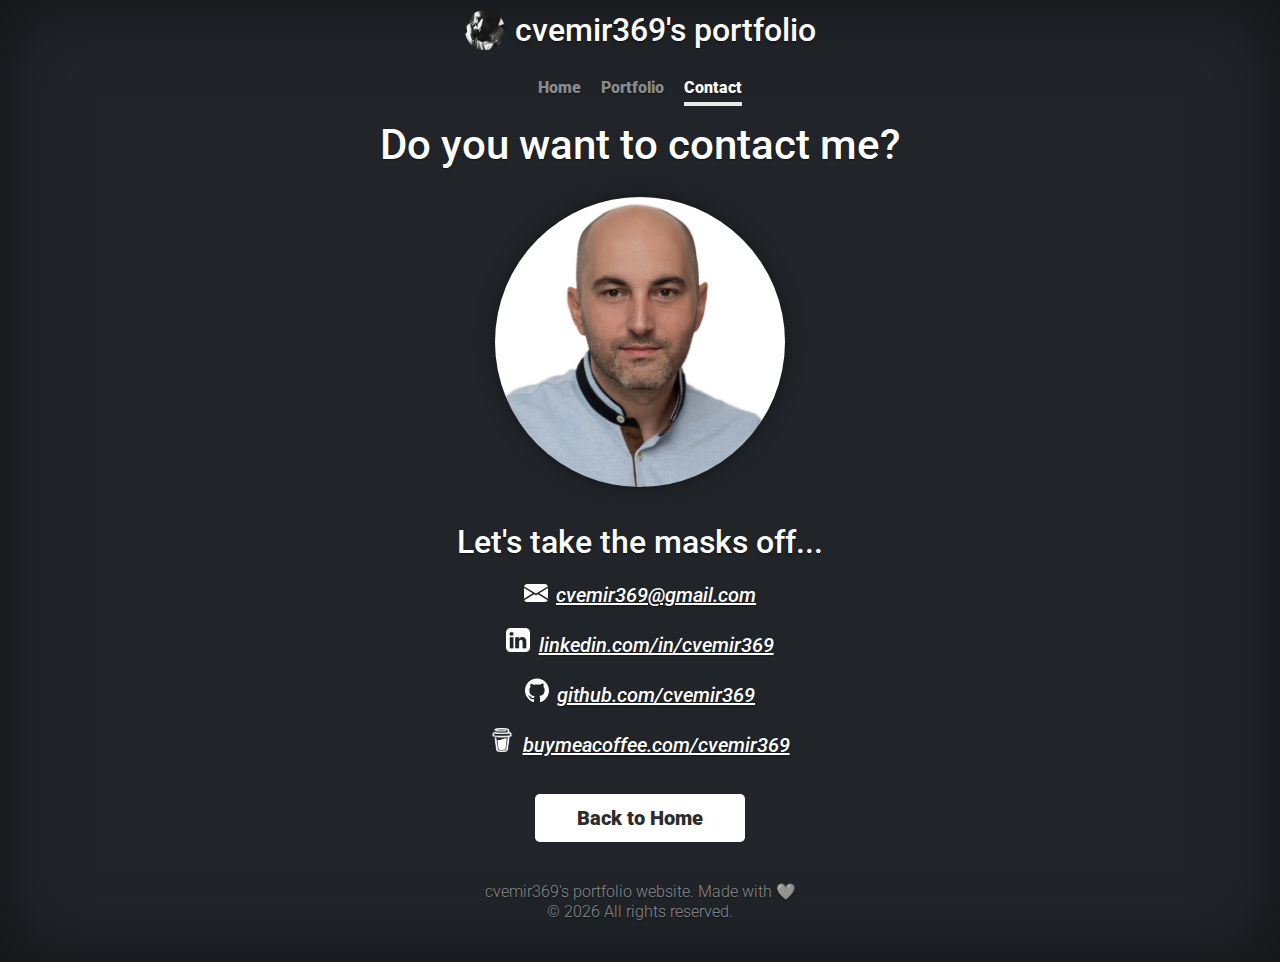
<file: contact.html>
<!DOCTYPE html>
<html lang="en">
  <head>
    <meta charset="utf-8" />
    <meta name="viewport" content="width=device-width, initial-scale=1" />
    <meta name="description" content="Miroslav Cvetković's portfolio" />
    <meta name="author" content="Miroslav Cvetković" />
    <title>cvemir369's portfolio</title>
    <link rel="shortcut icon" type="image/x-icon" href="images/favicon.ico?" />
    <link href="css/glightbox.css" rel="stylesheet" />
    <link href="css/main.css" rel="stylesheet" />
    <style>
      @import url("https://fonts.googleapis.com/css2?family=Roboto:wght@100;300;400;500;700;900&display=swap");
    </style>
  </head>

  <body>
    <div class="body-container">
      <div>
        <header>
          <div class="header-top">
            <img src="images/profile-mask.jpg" alt="Photo of Miroslav" />
            <h2>cvemir369's portfolio</h2>
          </div>
          <nav class="navbar">
            <a class="nav-link" href="index.html">Home</a>
            <a class="nav-link" href="portfolio.html">Portfolio</a>
            <a class="nav-link active" aria-current="page" href="contact.html"
            >Contact</a
            >
          </nav>
        </header>
      </div>
      <section>
        <h1 id="contact">Do you want to contact me?</h1>
        <div class="contact-photo">
          <img
            src="images/profile-header.jpg"
            alt="Photo of Miroslav Cvetković"
          />
        </div>
        <h2>Let's take the masks off...</h2>
        <address>
          <h5>
            <img src="images/envelope-fill.svg" alt="envelope icon" />
            <a href="mailto:cvemir369@gmail.com"
              ><u><i>cvemir369@gmail.com</i></u></a
            >
          </h5>
          <h5>
            <img src="images/linkedin-logo.png" alt="github icon" />
            <a href="https://www.linkedin.com/in/cvemir369/"
              ><u><i>linkedin.com/in/cvemir369</i></u></a
            >
          </h5>
          <h5>
            <img src="images/github.svg" alt="github icon" />
            <a href="https://github.com/cvemir369"
              ><u><i>github.com/cvemir369</i></u></a
            >
          </h5>
          <h5>
            <img src="images/bmc-logo.png" alt="buymeacoffee icon" />
            <a href="https://www.buymeacoffee.com/cvemir369"
              ><u><i>buymeacoffee.com/cvemir369</i></u></a
            >
          </h5>
        </address>
      </section>
      <div class="btn-group">
        <p><a href="index.html" class="btn">Back to Home</a></p>
      </div>
      <div>
        <!-- Footer Section -->
      <footer>
  <p>
    cvemir369's portfolio website. Made with 🩶
  </p>
  <p>© <span id="current-year"></span> All rights reserved.</p>
</footer>
    </div>

    <!-- Scripts -->
<script>
  const currentYear = new Date().getFullYear(); document.getElementById('current-year').textContent = currentYear;
</script>
    <script src="js/glightbox.min.js"></script>
    <script>
      var lightboxVideo = GLightbox({
        selector: ".glightbox3",
      });
    </script>
  </body>
</html>
</file>
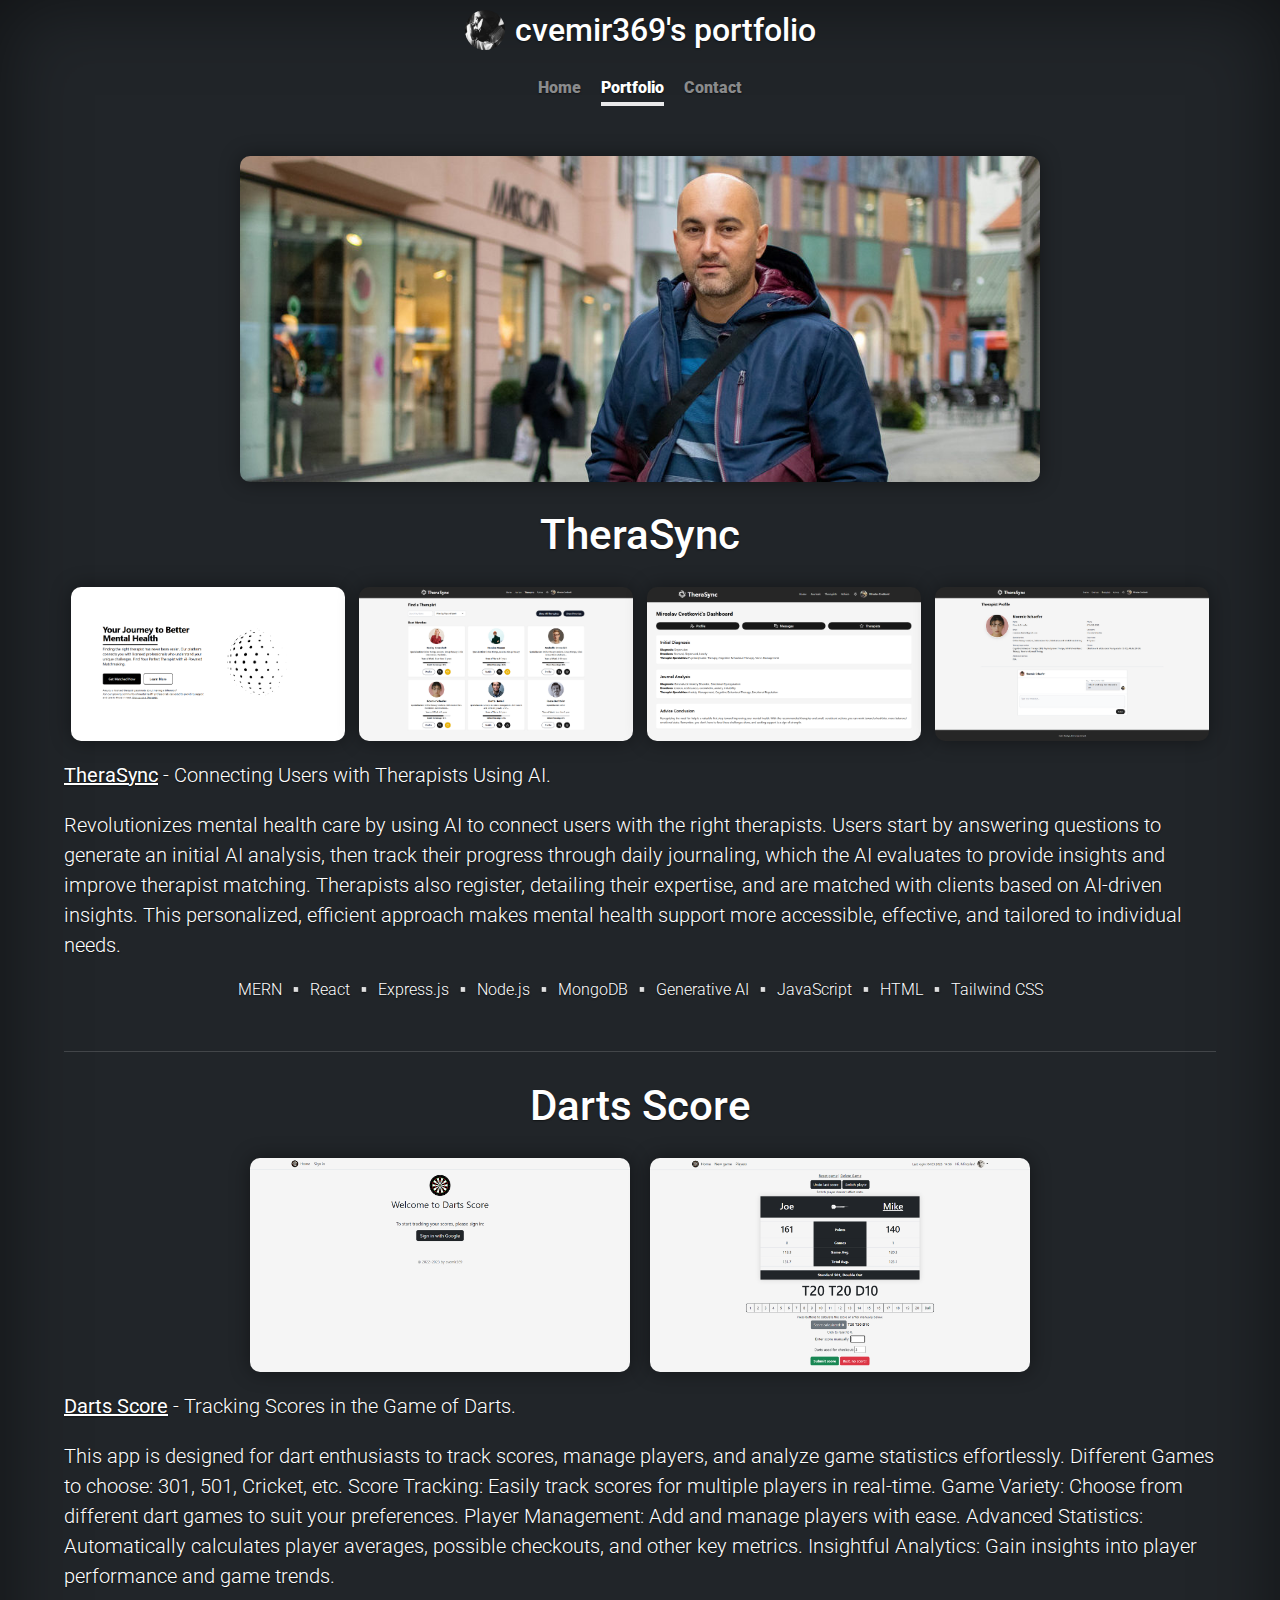
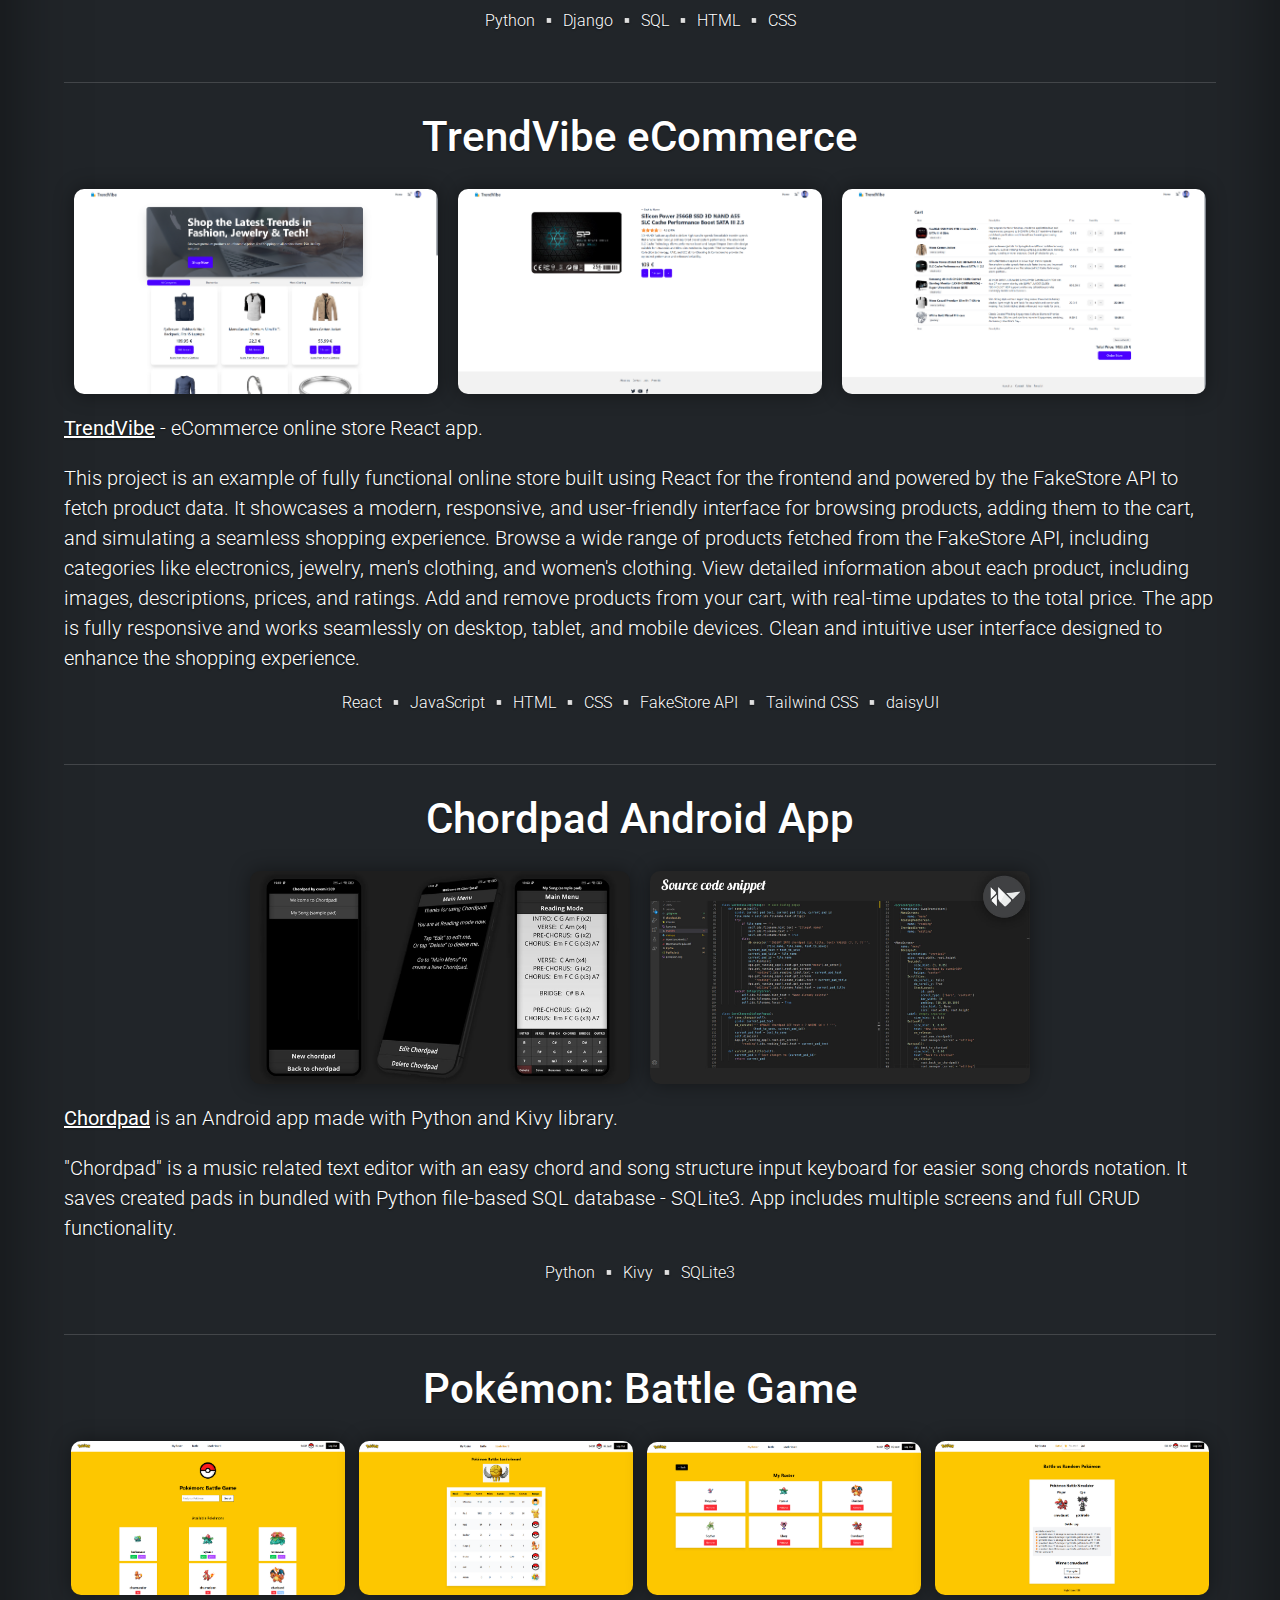
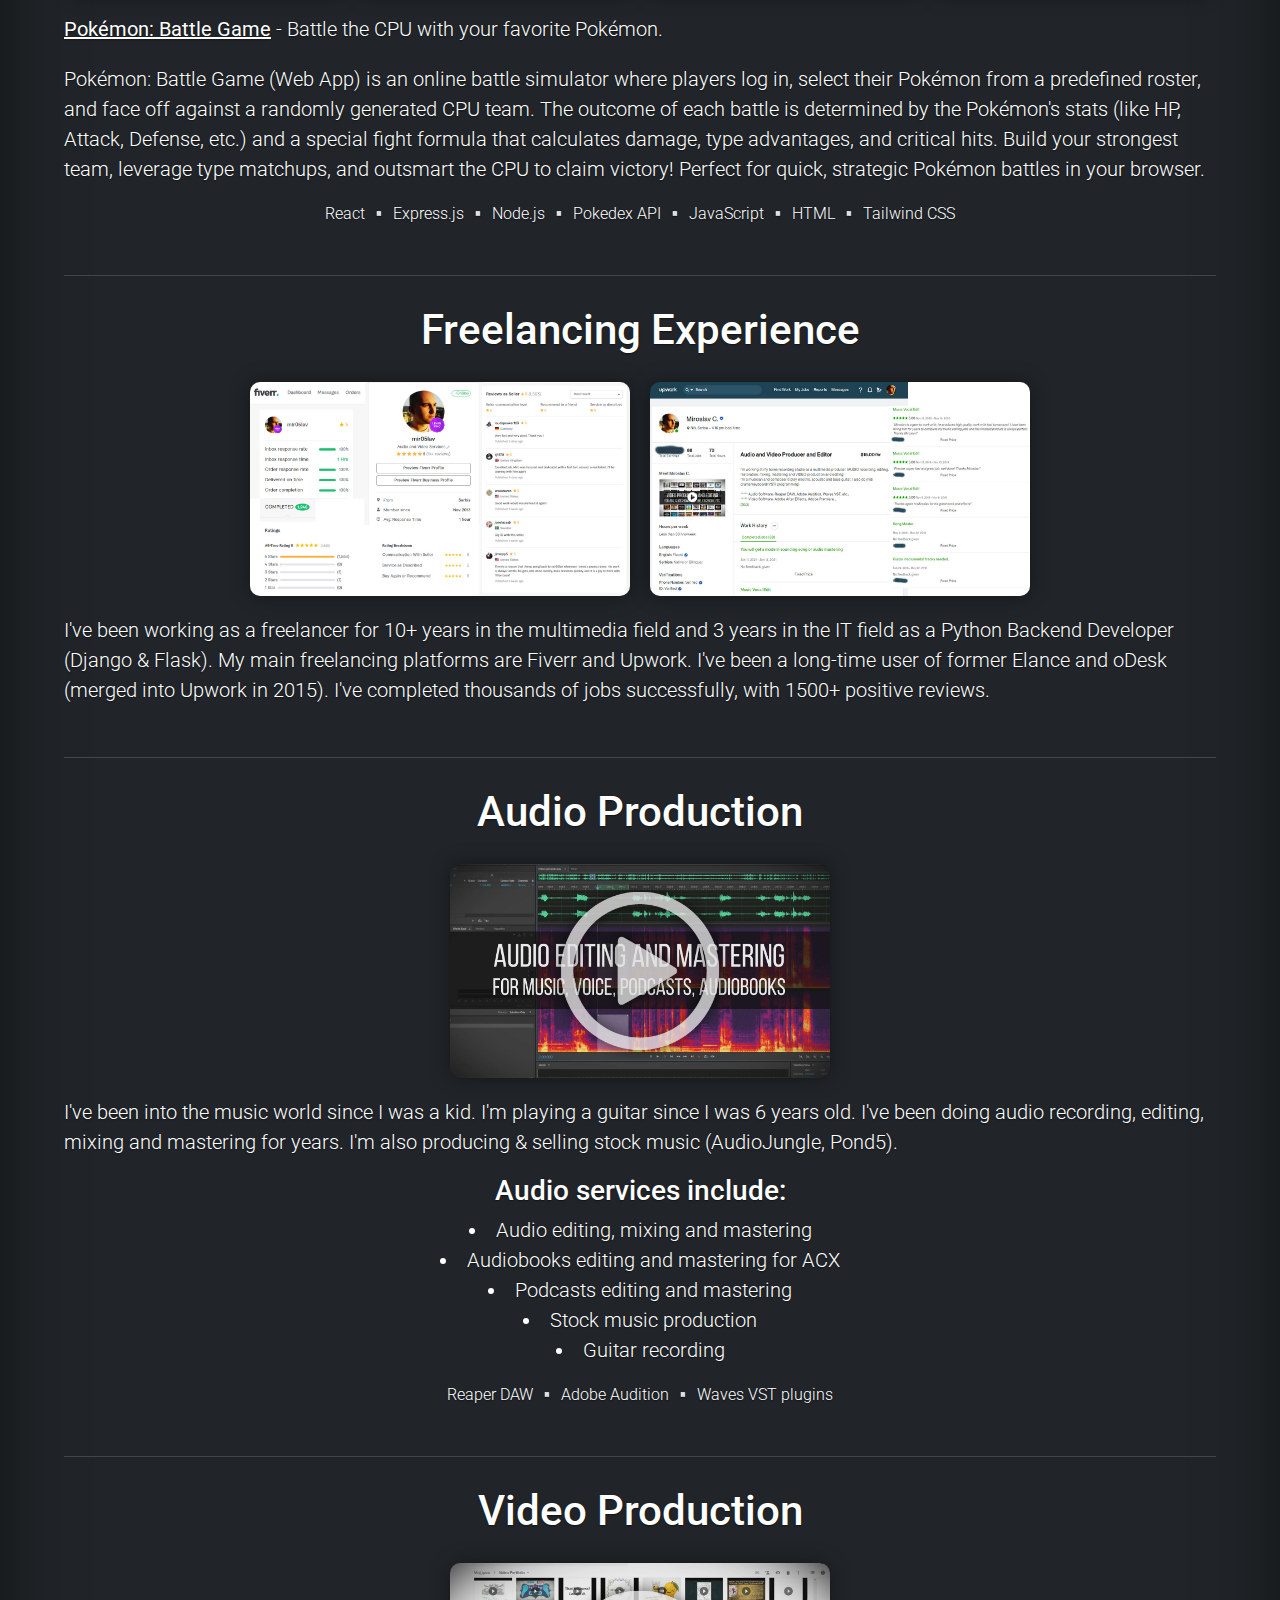
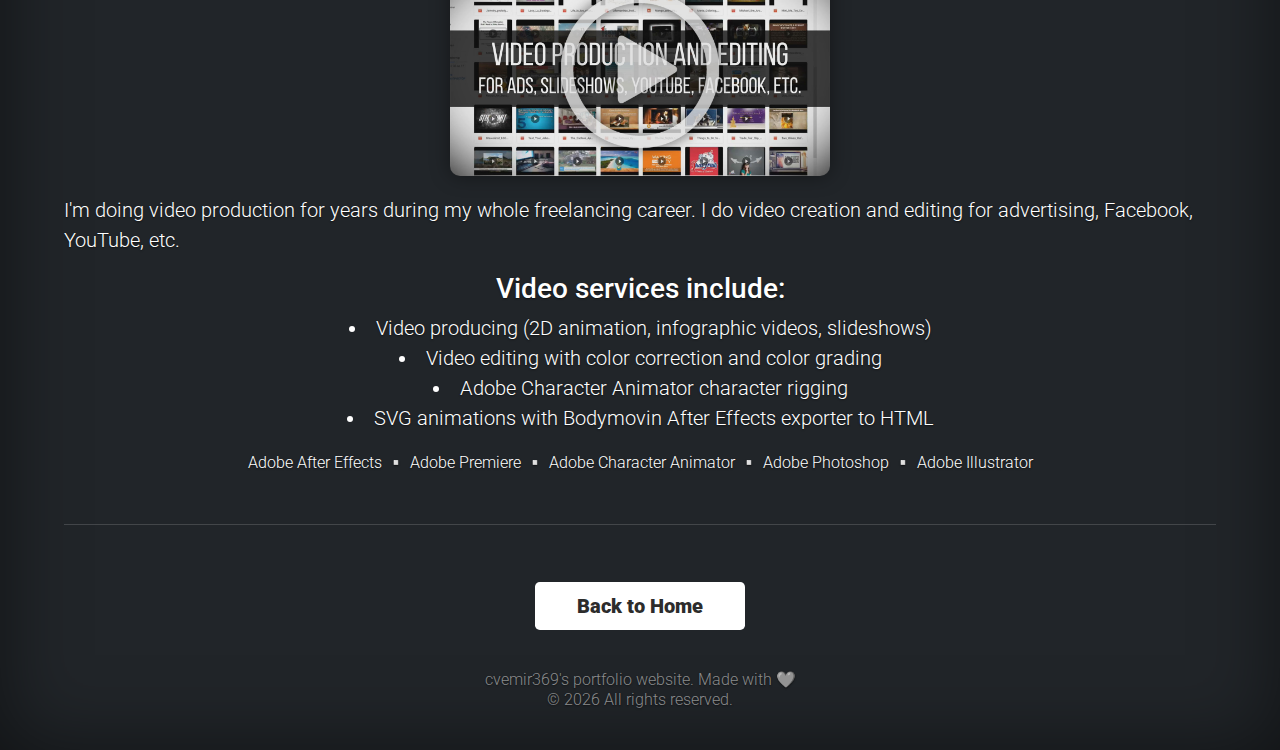
<file: portfolio.html>
<!DOCTYPE html>
<html lang="en">
  <head>
    <meta charset="utf-8" />
    <meta name="viewport" content="width=device-width, initial-scale=1" />
    <meta name="description" content="Miroslav Cvetković's portfolio" />
    <meta name="author" content="Miroslav Cvetković" />
    <title>cvemir369's portfolio</title>
    <link rel="shortcut icon" type="image/x-icon" href="images/favicon.ico?" />
    <link href="css/glightbox.css" rel="stylesheet" />
    <link href="css/main.css" rel="stylesheet" />
    <style>
      @import url("https://fonts.googleapis.com/css2?family=Roboto:wght@100;300;400;500;700;900&display=swap");
    </style>
  </head>

  <body>
    <div class="body-container">
      <section id="portfolio">
        <div>
          <header>
            <div class="header-top">
              <img src="images/profile-mask.jpg" alt="Photo of Miroslav" />
              <h2>cvemir369's portfolio</h2>
            </div>
            <nav class="navbar">
              <a class="nav-link" href="index.html">Home</a>
              <a class="nav-link active" aria-current="page" href="#portfolio"
                >Portfolio</a
              >
              <a class="nav-link" href="contact.html">Contact</a>
            </nav>
          </header>
        </div>
        <div class="main-img">
          <img src="images/home2.jpg" alt="Photo of Miroslav Cvetković" />
        </div>
      </section>
      <section>
        <h1>TheraSync</h1>
        <div class="pimg-container">
          <div class="pimg">
            <a
              class="glightbox3"
              data-gallery="gallery"
              href="images/therasync_1.png"
            >
              <img
                class="zoomable"
                src="images/therasync_1.png"
                alt="TheraSync App #1"
              />
            </a>
          </div>
          <div class="pimg">
            <a
              class="glightbox3"
              data-gallery="gallery"
              href="images/therasync_2.png"
            >
              <img
                class="zoomable"
                src="images/therasync_2.png"
                alt="TheraSync App #2"
              />
            </a>
          </div>
          <div class="pimg">
            <a
              class="glightbox3"
              data-gallery="gallery"
              href="images/therasync_3.png"
            >
              <img
                class="zoomable"
                src="images/therasync_3.png"
                alt="TheraSync App #3"
              />
            </a>
          </div>
          <div class="pimg">
            <a
              class="glightbox3"
              data-gallery="gallery"
              href="images/therasync_4.png"
            >
              <img
                class="zoomable"
                src="images/therasync_4.png"
                alt="TheraSync App #4"
              />
            </a>
          </div>
        </div>
        <div class="portfolio-list-db">
          <p>
            <a
              style="text-decoration: underline"
              href="https://therasync.onrender.com/"
              ><b>TheraSync</b></a
            >
             - Connecting Users with Therapists Using AI.
          </p>

          <p>
            Revolutionizes mental health care by using AI to connect users with the right therapists. Users start by answering questions to generate an initial AI analysis, then track their progress through daily journaling, which the AI evaluates to provide insights and improve therapist matching. Therapists also register, detailing their expertise, and are matched with clients based on AI-driven insights. This personalized, efficient approach makes mental health support more accessible, effective, and tailored to individual needs.
          </p>
          <div class="tech-stack">
            MERN ▫️ React ▫️ Express.js ▫️ Node.js ▫️ MongoDB ▫️ Generative AI ▫️ JavaScript ▫️ HTML ▫️ Tailwind CSS
          </div>
        </div>
      </section><hr>
      <section>
        <h1>Darts Score</h1>
        <div class="pimg-container">
          <div class="pimg">
            <a
              class="glightbox3"
              data-gallery="gallery"
              href="images/django_1.png"
            >
              <img
                class="zoomable"
                src="images/django_1.png"
                alt="Dart Score Django App #1"
              />
            </a>
          </div>
          <div class="pimg">
            <a
              class="glightbox3"
              data-gallery="gallery"
              href="images/django_2.png"
            >
              <img
                class="zoomable"
                src="images/django_2.png"
                alt="Dart Score Django App #2"
              />
            </a>
          </div>
        </div>
        <div class="portfolio-list-db">
          <p>
            <a
              style="text-decoration: underline"
              href="https://github.com/cvemir369/DartsScore"
              ><strong>Darts Score</strong></a
            >
             - Tracking Scores in the Game of
            Darts.
          </p>
          <p>
            This app is designed for dart enthusiasts to track scores, manage players, and analyze game statistics effortlessly. Different Games to choose: 301, 501, Cricket, etc. Score Tracking: Easily track scores for multiple players in real-time. Game Variety: Choose from different dart games to suit your preferences. Player Management: Add and manage players with ease. Advanced Statistics: Automatically calculates player averages, possible checkouts, and other key metrics. Insightful Analytics: Gain insights into player performance and game trends.
          </p>
          <div class="tech-stack">
            Python ▫️ Django ▫️ SQL ▫️ HTML ▫️ CSS
          </div>
        </div>
      </section><hr>

      <section>
        <h1>TrendVibe eCommerce</h1>
        <div class="pimg-container">
          <div class="pimg">
            <a
              class="glightbox3"
              data-gallery="gallery"
              href="images/trendvibe1.png"
            >
              <img
                class="zoomable"
                src="images/trendvibe1.png"
                alt="TrendVibe App #1"
              />
            </a>
          </div>

          <div class="pimg">
            <a
              class="glightbox3"
              data-gallery="gallery"
              href="images/trendvibe2.png"
            >
              <img
                class="zoomable"
                src="images/trendvibe2.png"
                alt="TrendVibe App #2"
              />
            </a>
          </div>

          <div class="pimg">
            <a
              class="glightbox3"
              data-gallery="gallery"
              href="images/trendvibe3.png"
            >
              <img
                class="zoomable"
                src="images/trendvibe3.png"
                alt="TrendVibe App #3"
              />
            </a>
          </div>
        </div>

        <div class="portfolio-list-db">
          <p>
            <a
              style="text-decoration: underline"
              href="https://trendvibe-zr5b.onrender.com/"
              ><b>TrendVibe</b></a
            >
            - eCommerce online store React app.
          </p>
          <p>
            This project is an example of fully functional online store built using React for the frontend and powered by the FakeStore API to fetch product data. It showcases a modern, responsive, and user-friendly interface for browsing products, adding them to the cart, and simulating a seamless shopping experience.
            Browse a wide range of products fetched from the FakeStore API, including categories like electronics, jewelry, men's clothing, and women's clothing.
            View detailed information about each product, including images, descriptions, prices, and ratings.
            Add and remove products from your cart, with real-time updates to the total price.
            The app is fully responsive and works seamlessly on desktop, tablet, and mobile devices.
            Clean and intuitive user interface designed to enhance the shopping experience.
          </p>
          <div class="tech-stack">
            React ▫️ JavaScript ▫️ HTML ▫️ CSS ▫️ FakeStore API ▫️ Tailwind CSS ▫️ daisyUI
          </div>
        </div>
      </section><hr>

      <section>
        <h1>Chordpad Android App</h1>
        <div class="pimg-container">
          <div class="pimg">
            <a
              class="glightbox3"
              data-gallery="gallery"
              href="images/chordpad_1.jpg"
            >
              <img
                class="zoomable"
                src="images/chordpad_1.jpg"
                alt="Chordpad Android App #1"
              />
            </a>
          </div>

          <div class="pimg">
            <a
              class="glightbox3"
              data-gallery="gallery"
              href="images/chordpad_2.jpg"
            >
              <img
                class="zoomable"
                src="images/chordpad_2.jpg"
                alt="Chordpad Android App #2"
              />
            </a>
          </div>
        </div>

        <div class="portfolio-list-db">
          <p>
            <a
              style="text-decoration: underline"
              href="https://github.com/cvemir369/chordpad"
              ><b>Chordpad</b></a
            >
            is an Android app made with Python and Kivy library.
          </p>
          <p>
            "Chordpad" is a music related text editor with an easy chord and song structure input keyboard for easier song chords notation. It saves created pads in bundled with Python file-based SQL database - SQLite3. App includes multiple screens and full CRUD functionality.
          </p>
          <div class="tech-stack">
            Python ▫️ Kivy ▫️ SQLite3
          </div>
        </div>
      </section><hr>
      <section>
        <h1>Pokémon: Battle Game</h1>
        <div class="pimg-container">
          <div class="pimg">
            <a
              class="glightbox3"
              data-gallery="gallery"
              href="images/pokemon_2.png"
            >
              <img
                class="zoomable"
                src="images/pokemon_2.png"
                alt="Pokémon: Battle Game #1"
              />
            </a>
          </div>
          <div class="pimg">
            <a
              class="glightbox3"
              data-gallery="gallery"
              href="images/pokemon_1.png"
            >
              <img
                class="zoomable"
                src="images/pokemon_1.png"
                alt="Pokémon: Battle Game #2"
              />
            </a>
          </div>
          <div class="pimg">
            <a
              class="glightbox3"
              data-gallery="gallery"
              href="images/pokemon_3.png"
            >
              <img
                class="zoomable"
                src="images/pokemon_3.png"
                alt="Pokémon: Battle Game #3"
              />
            </a>
          </div>
          <div class="pimg">
            <a
              class="glightbox3"
              data-gallery="gallery"
              href="images/pokemon_4.png"
            >
              <img
                class="zoomable"
                src="images/pokemon_4.png"
                alt="Pokémon: Battle Game #4"
              />
            </a>
          </div>
        </div>
        <div class="portfolio-list-db">
          <p>
            <a
              style="text-decoration: underline"
              href="https://github.com/cvemir369/Pokemon-Battle-Game"
              ><b>Pokémon: Battle Game</b></a
            >
             - Battle the CPU with your favorite Pokémon.
          </p>

          <p>
            Pokémon: Battle Game (Web App) is an online battle simulator where players log in, select their Pokémon from a predefined roster, and face off against a randomly generated CPU team. The outcome of each battle is determined by the Pokémon's stats (like HP, Attack, Defense, etc.) and a special fight formula that calculates damage, type advantages, and critical hits. Build your strongest team, leverage type matchups, and outsmart the CPU to claim victory! Perfect for quick, strategic Pokémon battles in your browser.
          </p>
          <div class="tech-stack">
            React ▫️ Express.js ▫️ Node.js ▫️ Pokedex API ▫️ JavaScript ▫️ HTML ▫️ Tailwind CSS
          </div>
        </div>
      </section><hr>
      <!-- <section>
        <h1>Todo Flask App</h1>

        <div class="pimg-container">
          <div class="pimg">
            <a
              class="glightbox3"
              data-gallery="gallery"
              href="images/flask1.png"
            >
              <img
                class="zoomable"
                src="images/flask1.png"
                alt="Todo Flask App #1"
              />
            </a>
          </div>

          <div class="pimg">
            <a
              class="glightbox3"
              data-gallery="gallery"
              href="images/flask2.png"
            >
              <img
                class="zoomable"
                src="images/flask2.png"
                alt="Todo Flask App #2"
              />
            </a>
          </div>
        </div>

        <div class="list-db-div">
          <p>
            <a
              style="text-decoration: underline"
              href="http://cvemir369.pythonanywhere.com/"
              ><b>Todo Flask App</b></a
            >
            is a simple project Todo app made with Python and Flask framework.
          </p>

          <p>
            It's deployed on
            <a
              style="text-decoration: underline"
              href="https://www.pythonanywhere.com/"
              >PythonAnywhere</a
            >, free Python cloud hosting site.<br />
            It includes user authentication and authorization.<br />
            It saves all data in bundled with Python file-based SQL database -
            SQLite3.<br />
            App includes full CRUD functionality managed with Flask-SQLAlchemy,
            Flask-Login, etc.
          </p>
        </div>
      </section> -->
      <!-- <br /> -->
      <section>
        <h1>Freelancing Experience</h1>

        <div class="pimg-container">
          <div class="pimg">
            <a
              class="glightbox3"
              data-gallery="gallery"
              href="images/freelance_1.jpg"
            >
              <img
                class="zoomable"
                src="images/freelance_1.jpg"
                alt="Freelancing Experience #1"
              />
            </a>
          </div>
          <div class="pimg">
            <a
              class="glightbox3"
              data-gallery="gallery"
              href="images/freelance_2.jpg"
            >
              <img
                class="zoomable"
                src="images/freelance_2.jpg"
                alt="Freelancing Experience #2"
              />
            </a>
          </div>
        </div>
        <div class="list-db-div">
          <p>
            I've been working as a freelancer for 10+ years in the multimedia field and 3 years in the IT field as a Python Backend Developer (Django & Flask). My main freelancing platforms are Fiverr and Upwork. I've been a long-time user of former Elance and oDesk (merged into Upwork in 2015). I've completed thousands of jobs successfully, with 1500+ positive reviews.
          </p>
        </div>
      </section><hr>
      <section>
        <h1>Audio Production</h1>
        <div class="pimg-container">
          <div class="pimg">
            <a
              href="https://www.youtube.com/watch?v=MZELAOnOY90"
              class="glightbox3"
              data-gallery="gallery"
            >
              <img src="images/audio.jpg" alt="Audio Production" />
            </a>
          </div>
          <a
            href="https://www.youtube.com/watch?v=YEwxhZWPEKY"
            class="glightbox3"
            data-gallery="gallery"
          ></a>
          <a
            href="https://www.youtube.com/watch?v=njhRAYNy7Uk"
            class="glightbox3"
            data-gallery="gallery"
          ></a>
          <a
            href="https://www.youtube.com/watch?v=MR2NHTKTN1I"
            class="glightbox3"
            data-gallery="gallery"
          ></a>
          <a
            href="https://www.youtube.com/watch?v=8Vn7pguEyFQ"
            class="glightbox3"
            data-gallery="gallery"
          ></a>
          <a
            href="https://www.youtube.com/watch?v=QNvCbaQLhxA"
            class="glightbox3"
            data-gallery="gallery"
          ></a>
          <a
            href="https://www.youtube.com/watch?v=HEFHVjJRliU"
            class="glightbox3"
            data-gallery="gallery"
          ></a>
          <a
            href="https://www.youtube.com/watch?v=eUEfzhwT5gc"
            class="glightbox3"
            data-gallery="gallery"
          ></a>
        </div>
        <div class="list-db-div">
          <p>
            I've been into the music world since I was a kid. I'm playing a guitar since I was 6 years old. I've been doing audio recording, editing, mixing and mastering for years. I'm also producing & selling stock music (AudioJungle, Pond5).
          </p>
          <h3>Audio services include:</h3>
          <ul class="portfolio-list-db">
            <li>Audio editing, mixing and mastering</li>
            <li>Audiobooks editing and mastering for ACX</li>
            <li>Podcasts editing and mastering</li>
            <li>Stock music production</li>
            <li>Guitar recording</li>
          </ul>
          <p class="tech-stack">
            Reaper DAW ▫️ Adobe Audition ▫️ Waves VST plugins
          </p>
        </div>
      </section><hr>
      <section>
        <h1>Video Production</h1>
        <div class="pimg-container">
          <div class="pimg">
            <a
              href="https://www.youtube.com/watch?v=YRjhIXN_3kw"
              class="glightbox3"
              data-gallery="gallery"
            >
              <img src="images/video.jpg" alt="Video Production" />
            </a>
          </div>
          <a
            href="https://www.youtube.com/watch?v=Adp0R3v7ym0"
            class="glightbox3"
            data-gallery="gallery"
          ></a>
          <a
            href="https://www.youtube.com/watch?v=3-Noy7nQadk"
            class="glightbox3"
            data-gallery="gallery"
          ></a>
          <a
            href="https://www.youtube.com/watch?v=B-oibrAu96w"
            class="glightbox3"
            data-gallery="gallery"
          ></a>
          <a
            href="https://www.youtube.com/watch?v=rC7Chz-VV5k"
            class="glightbox3"
            data-gallery="gallery"
          ></a>
          <a
            href="https://www.youtube.com/watch?v=OE5C8CjZYWI"
            class="glightbox3"
            data-gallery="gallery"
          ></a>
          <a
            href="https://www.youtube.com/watch?v=fV9bxJaPdrc"
            class="glightbox3"
            data-gallery="gallery"
          ></a>
          <a
            href="https://www.youtube.com/watch?v=017WU2xqAys"
            class="glightbox3"
            data-gallery="gallery"
          ></a>
          <a
            href="https://www.youtube.com/watch?v=cAuVIC91rSw"
            class="glightbox3"
            data-gallery="gallery"
          ></a>
          <a
            href="https://www.youtube.com/watch?v=wV-HK6eyANg"
            class="glightbox3"
            data-gallery="gallery"
          ></a>
        </div>
        <div class="list-db-div">
          <p>
            I'm doing video production for years during my whole freelancing career. I do video creation and editing for advertising, Facebook, YouTube, etc.
          </p>
          <h3>Video services include:</h3>
          <ul class="portfolio-list-db">
            <li class="lead">
              Video producing (2D animation, infographic videos, slideshows)
            </li>
            <li class="lead">
              Video editing with color correction and color grading
            </li>
            <li class="lead">Adobe Character Animator character rigging</li>
            <li class="lead">
              SVG animations with Bodymovin After Effects exporter to HTML
            </li>
          </ul>
          <p class="tech-stack">
            Adobe After Effects ▫️ Adobe Premiere ▫️ Adobe Character Animator ▫️ Adobe Photoshop ▫️ Adobe Illustrator
          </p>
        </div>
      </section><hr>
      <div class="btn-group">
        <p><a href="index.html" class="btn">Back to Home</a></p>
      </div>
      <div>
        <!-- Footer Section -->
      <footer>
  <p>
    cvemir369's portfolio website. Made with 🩶
  </p>
  <p>© <span id="current-year"></span> All rights reserved.</p>
</footer>
    </div>

    <!-- Scripts -->
<script>
  const currentYear = new Date().getFullYear(); document.getElementById('current-year').textContent = currentYear;
</script>
    <script src="js/glightbox.min.js"></script>
    <script>
      var lightboxVideo = GLightbox({
        selector: ".glightbox3",
      });
    </script>
  </body>
</html>
</file>
<file: css/main.css>
@import url("https://fonts.googleapis.com/css2?family=Roboto:wght@100;300;400;500;700;900&display=swap");
html,
body,
div,
span,
object,
iframe,
h1,
h2,
h3,
h4,
h5,
h6,
p,
blockquote,
pre,
abbr,
address,
cite,
code,
del,
dfn,
em,
img,
ins,
kbd,
q,
samp,
small,
strong,
sub,
sup,
var,
b,
i,
dl,
dt,
dd,
ol,
ul,
li,
fieldset,
form,
label,
legend,
table,
caption,
tbody,
tfoot,
thead,
tr,
th,
td,
article,
aside,
canvas,
details,
figcaption,
figure,
footer,
header,
hgroup,
menu,
nav,
section,
summary,
time,
mark,
audio,
video {
  margin: 0;
  padding: 0;
  border: 0;
  outline: 0;
  font-size: 100%;
  vertical-align: baseline;
  background: transparent;
}

body {
  line-height: 1;
}

article,
aside,
details,
figcaption,
figure,
footer,
header,
hgroup,
menu,
nav,
section {
  display: block;
}

nav ul {
  list-style: none;
}

blockquote,
q {
  quotes: none;
}

blockquote:before,
blockquote:after,
q:before,
q:after {
  content: "";
  content: none;
}

a {
  margin: 0;
  padding: 0;
  font-size: 100%;
  vertical-align: baseline;
  background: transparent;
}

/* change colours to suit your needs */
ins {
  background-color: #ff9;
  color: #000;
  text-decoration: none;
}

/* change colours to suit your needs */
mark {
  background-color: #ff9;
  color: #000;
  font-style: italic;
  font-weight: bold;
}

del {
  text-decoration: line-through;
}

abbr[title],
dfn[title] {
  border-bottom: 1px dotted;
  cursor: help;
}

table {
  border-collapse: collapse;
  border-spacing: 0;
}

/* change border colour to suit your needs */
hr {
  display: block;
  height: 1px;
  border: 0;
  border-top: 1px solid #cccccc33;
  margin: 2rem 4rem;
  padding: 0;
}

input,
select {
  vertical-align: middle;
}

/* END OF RESET */

/* CUSTOM GENERAL */

* {
  margin: 0;
  padding: 0;
}

/* BODY */

.body-container {
  display: flex;
  min-height: 100vh;
  flex-direction: column;
  justify-content: space-between;
  max-width: 1280px;
  margin: auto;
}

@media only screen and (max-width: 1280px) {
  .body-container {
    text-align: center;
  }
}

body {
  color: white;
  font-family: "Roboto", sans-serif;
  font-weight: 300;
  text-shadow: 0 0.05rem 0.1rem rgba(0, 0, 0, 0.5);
  box-shadow: inset 0 0 5rem rgba(0, 0, 0, 0.5);
  background-color: #212529;
}

body a {
  color: white;
  text-decoration: none;
}

/* HEADER */

header {
  margin-bottom: 0.5rem;
}

/* HEADER TOP */

.header-top {
  width: 100%;
  height: 50px;
  padding: 5px 0;
  display: flex;
  align-items: center;
  justify-content: center;
}

.header-top h2 {
  font-size: 32px;
  font-weight: 500;
  line-height: 50px;
  display: inline;
}

.header-top img {
  border-radius: 50%;
  height: 40px;
  margin-right: 10px;
}

/* HEADER NAVBAR */

.navbar {
  text-align: center;
  padding: 20px 0;
}

.nav-link {
  font-size: 16px;
  font-weight: 900;
  color: #8a8b8c;
  border-bottom: 0.25rem solid transparent;
  margin: 0 0.5rem;
  padding-bottom: 0.3rem;
}

.active {
  color: white;
  border-bottom-color: rgb(255, 255, 255, 0.9);
}

.nav-link:hover,
.nav-link:focus {
  border-bottom-color: rgba(255, 255, 255, 0.25);
}

/* MAIN */

.main-img {
  display: flex;
  align-items: center;
  margin-left: auto;
  margin-right: auto;
}

.main-img img {
  margin-left: auto;
  margin-right: auto;
  margin-bottom: 2rem;
  margin-top: 2rem;
  width: 800px;
  max-width: 90%;
  border-radius: 10px;
  filter: drop-shadow(0px 0px 10px #00000069);
}

.tech-stack {
  font-size: medium;
  line-height: normal;
  text-align: center;
}

section {
  display: flexbox;
  width: 90%;
  margin-left: auto;
  margin-right: auto;
  padding: 0;
}

section p {
  text-align: left;
  font-size: 20px;
  line-height: 30px;
  font-weight: 300;
  margin-bottom: 20px;
}

section h1 {
  text-align: center;
  font-size: 42px;
  font-weight: 500;
  padding-bottom: 15px;
}

section h2 {
  text-align: center;
  font-size: 32px;
  font-weight: 500;
  padding: 20px 0;
}

section h3 {
  text-align: center;
  font-size: 28px;
  font-weight: 500;
  padding: 0 0 10px;
}

section h5 {
  text-align: left;
  font-size: 20px;
  font-weight: 300;
  padding-bottom: 15px;
}

h6 {
  text-align: left;
  font-size: 16px;
  font-weight: 300;
  padding: 0px;
}

section address {
  display: flex;
  flex-direction: column;
  gap: 0.5rem;
  align-items: center;
}

section address h5 {
  font-size: 20px;
  font-weight: 500;
  font-style: normal;
}

section address img {
  width: 1.5rem;
  height: auto;
  padding-right: 0.2rem;
}

section ul {
  list-style: none;
  padding: 0;
}

section ul li a:hover {
  text-shadow: 0px 0px 10px #ffffff50;
}

.tags {
  font-size: 12px;
}

.contact-photo {
  text-align: center;
}

.contact-photo img {
  margin: 1rem;
  width: 290px;
  max-width: 60%;
  border-radius: 50%;
  filter: drop-shadow(0px 0px 10px #00000069);
}

.pimg-container {
  display: flex;
  align-items: center;
  justify-content: center;
}

.pimg {
  display: inline;
  text-align: center;
}

.pimg img {
  width: 400px;
  height: auto;
  max-width: 95%;
  width: auto\9; /* ie8 */
  margin: 1rem auto;
  border-radius: 10px;
  filter: drop-shadow(0px 0px 10px #00000069);
  transition: transform 0.2s;
}

.pimg img:hover {
  transform: scale(1.05);
}

/* ul portfolio lista iz db */

.portfolio-list-db {
  text-align: center;
  list-style-position: inside;
  padding: 0;
  margin-left: auto;
  margin-right: auto;
  padding-bottom: 20px;
  list-style-type: disc;
}

.portfolio-list-db li {
  font-size: 20px;
  line-height: 30px;
}

/* BUTTONS */

.btn-group {
  display: flexbox;
  align-items: center;
  margin-left: auto;
  margin-right: auto;
  text-align: center;
  margin: 1.5rem 1.5rem 0;
}

.btn {
  display: inline-block;
  width: 160px;
  background-color: #ffffff;
  border-radius: 0.3rem;
  color: rgb(44, 44, 44);
  margin-bottom: 20px;
  margin-left: 1rem;
  margin-right: 1rem;
  text-shadow: none;
  font-size: 20px;
  font-weight: 900;
  padding: 14px 25px;
  transition: all 0.2s ease-in-out;
}

.btn:hover {
  color: #000000;
  box-shadow: 0 0 10px rgba(255, 255, 255, 0.4);
}

.btn:focus {
  color: rgb(95, 95, 95);
}

/* FOOTER */

footer {
  display: flexbox;
  padding: 20px 10px 40px;
}

footer p {
  text-align: center;
  font-size: 16px;
  font-weight: 300;
  line-height: 20px;
  color: #8a8b8c;
}

footer a {
  text-decoration: underline;
}

@media only screen and (max-width: 600px) {
  .header-top img {
    height: 35px;
  }

  .header-top h2 {
    font-size: 28px;
  }

  section p {
    text-align: left;
    font-size: 16px;
    line-height: 24px;
  }

  section p br {
    display: none;
  }

  section h1 {
    font-size: 28px;
    line-height: 32px;
  }

  section h2 {
    font-size: 24px;
  }

  section h3 {
    text-align: left;
    font-size: 20px;
  }

  section h5 {
    font-size: 16px;
  }

  h6 {
    font-size: 12px;
  }

  .portfolio-list-db {
    text-align: left;
    list-style-position: outside;
    width: 90%;
  }

  .portfolio-list-db li {
    font-size: 16px;
    line-height: 24px;
  }

  .pimg-container {
    display: block;
    text-align: center;
  }

  footer p {
    font-size: 12px;
    line-height: 16px;
  }

  section address h5 {
    font-size: 16px;
  }

  h6 {
    text-align: left;
    font-size: 12px;
  }
}

@media only screen and (max-width: 300px) {
  .header-top img {
    height: 30px;
  }

  .header-top h2 {
    font-size: 22px;
  }

  .nav-link {
    font-size: 12px;
  }

  section h1 {
    font-size: 20px;
    line-height: 22px;
  }

  section h2 {
    font-size: 20px;
  }

  section h3 {
    text-align: left;
    font-size: 16px;
  }

  section h5 {
    font-size: 12px;
  }

  h6 {
    text-align: left;
    font-size: 12px;
  }
}
</file>
